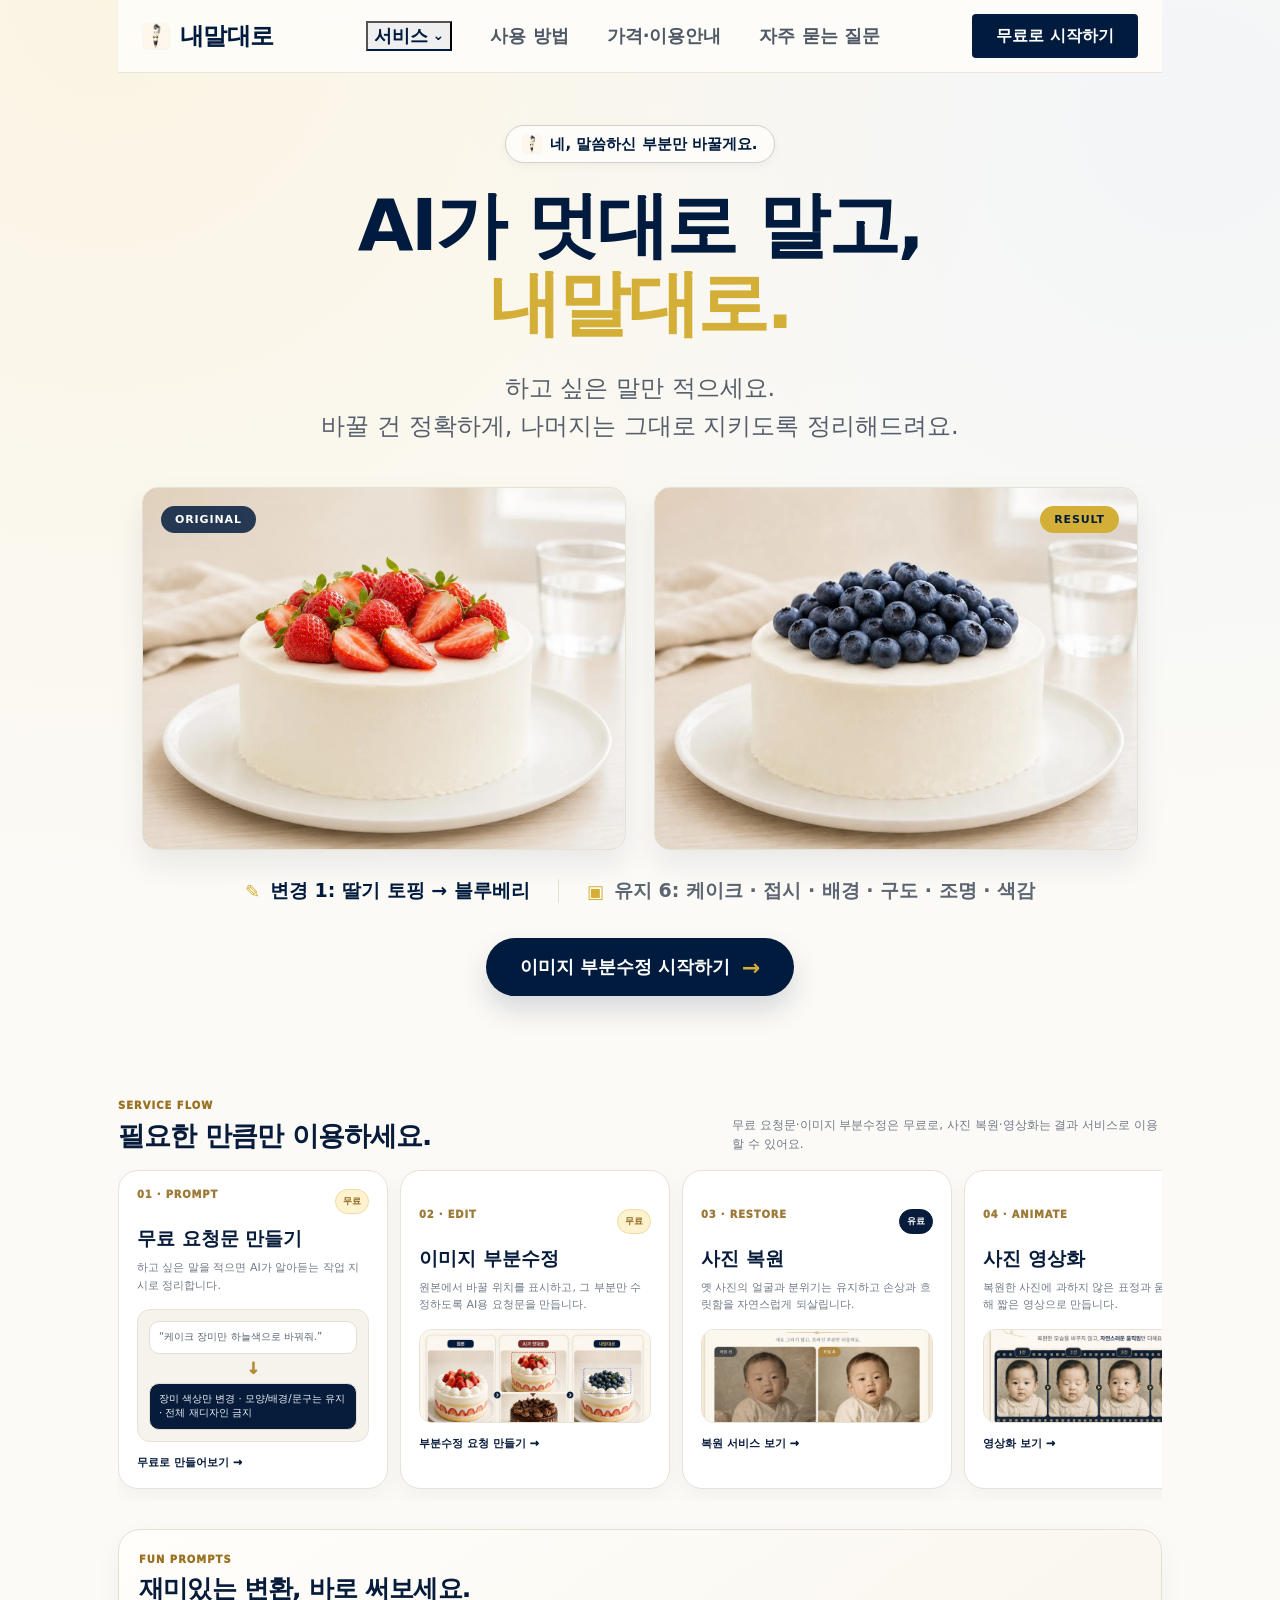
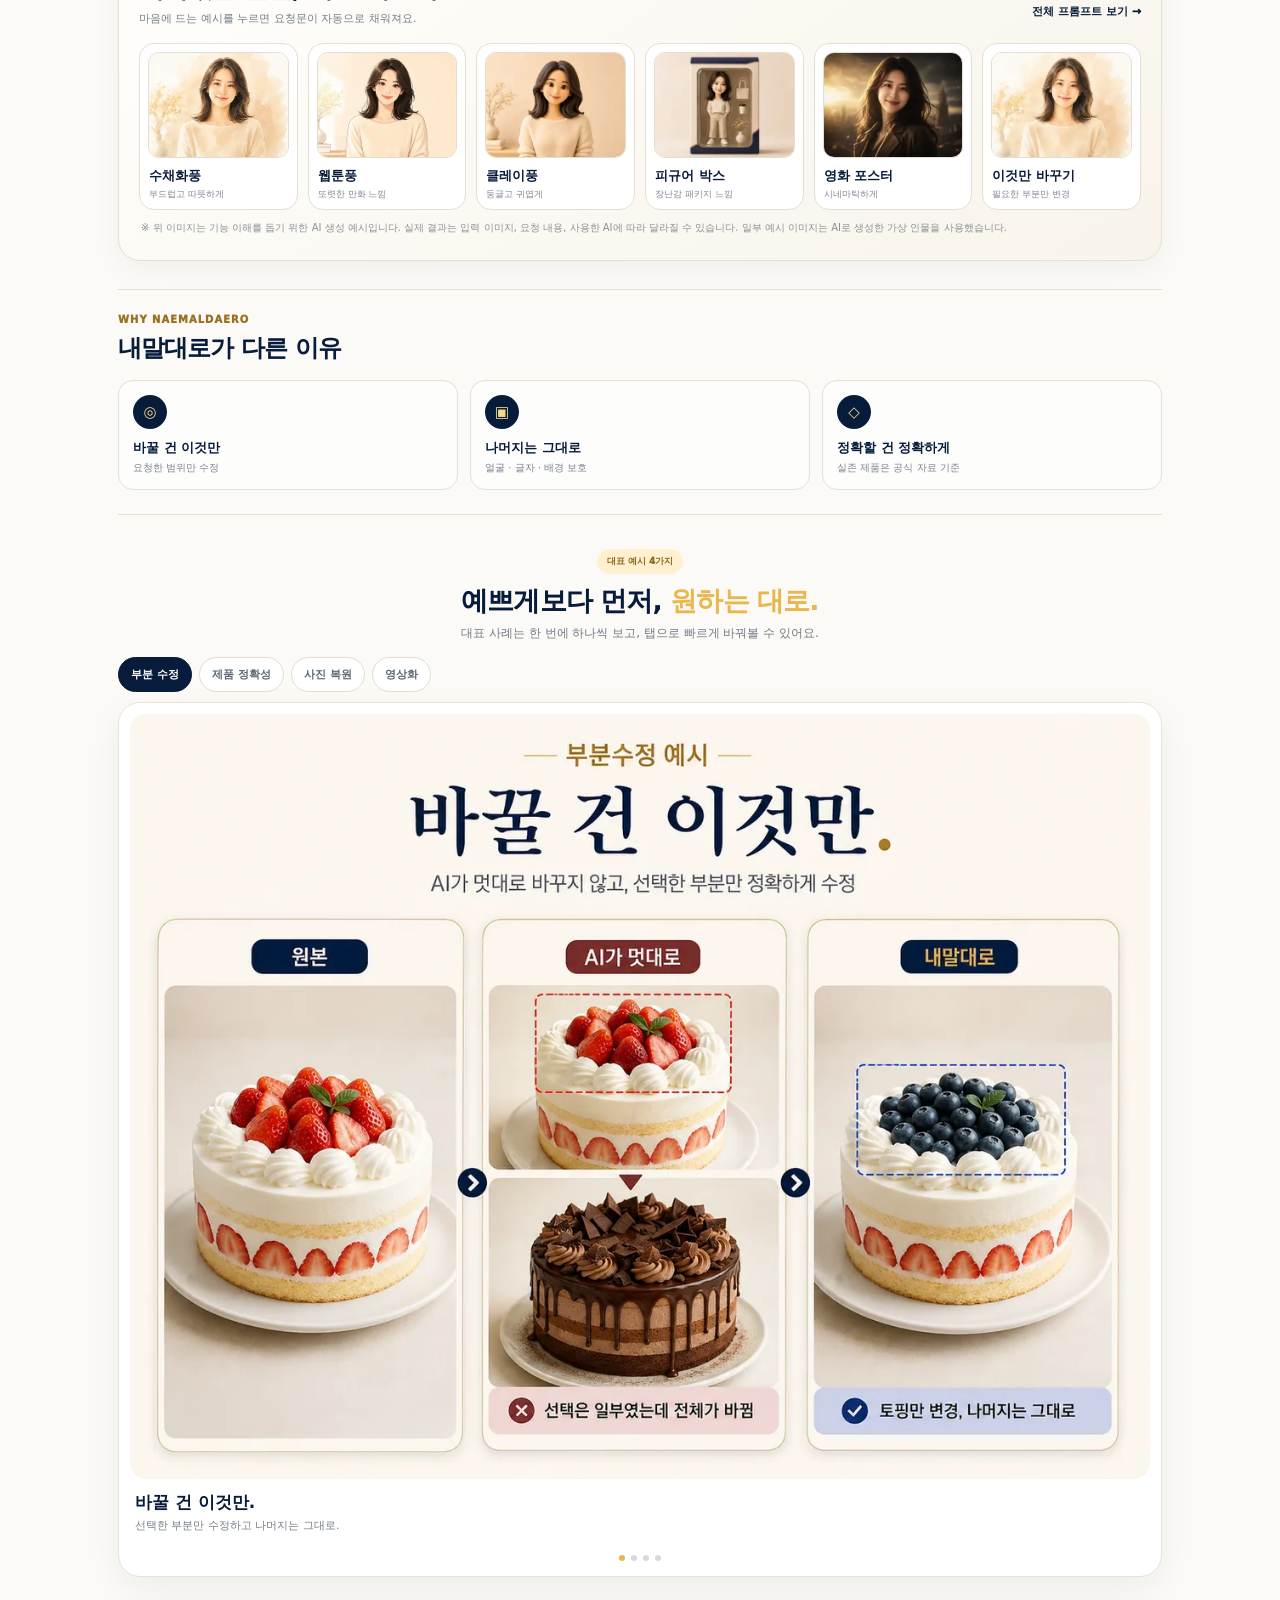
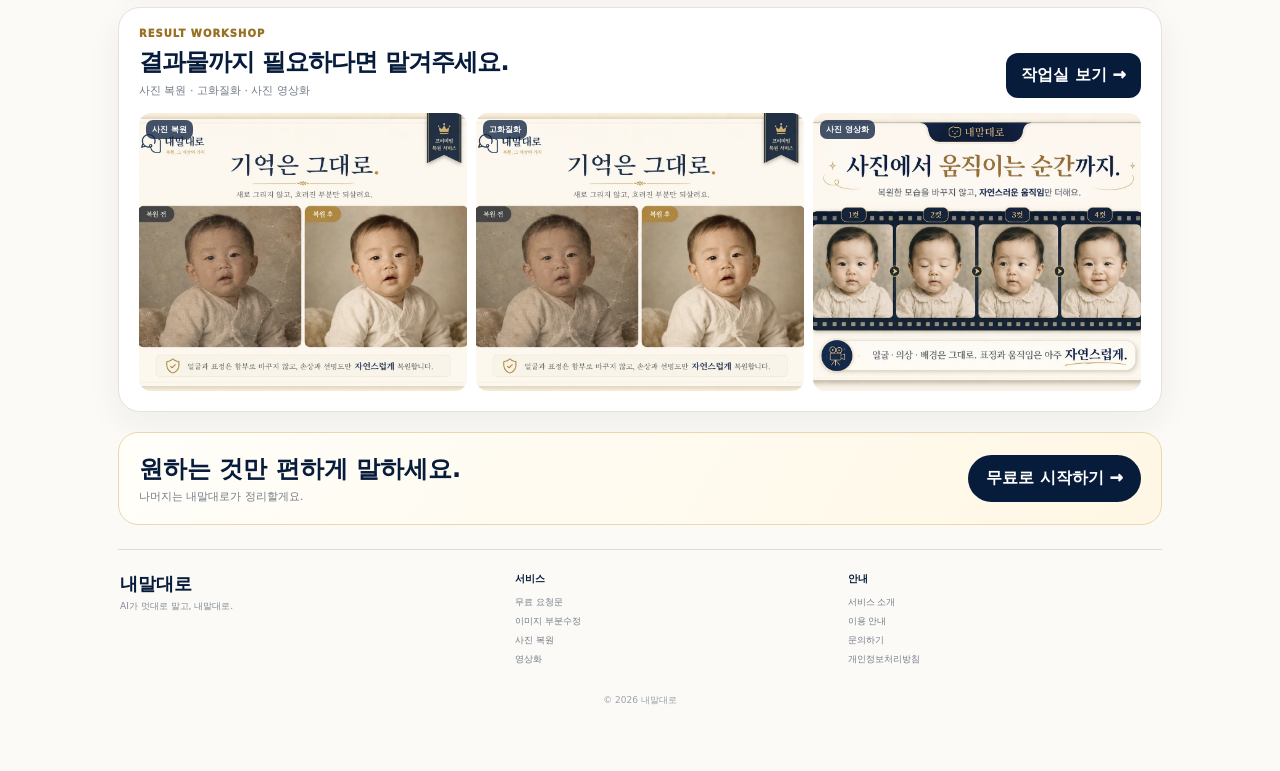
<file: index.html>
<!doctype html>
<html lang="ko">
<head>
<meta charset="utf-8">
<meta name="viewport" content="width=device-width,initial-scale=1,viewport-fit=cover">
<title>내말대로 | AI 요청 최적화 · 사진 복원 · 영상화</title>
<link rel="stylesheet" href="./assets/css/site.css?v=split5">
<link rel="stylesheet" href="./assets/css/photo-editor.css?v=split2">
<link rel="stylesheet" href="./assets/css/home-prompt-teaser.css?v=1">
<style>
.fun-prompts-note{margin:10px 2px 0;color:#8a8f98;font-size:10px;line-height:1.55;text-align:left}
@media(max-width:640px){.fun-prompts-note{font-size:9.5px;margin-top:9px}}
</style>
</head>
<body>
<div class="app">
<header class="topbar">
  <button class="brand-new" onclick="goHome()" aria-label="홈으로">
    <span class="brand-mark">✦</span>
    <span><strong>내말대로</strong><small>AI 요청 최적화 · 사진 복원 · 영상화</small></span>
  </button>
  <nav class="nav">
    <button onclick="goHome()">홈</button>
    <button onclick="scrollHome('services')">서비스</button>
    <button onclick="scrollHome('examples')">활용 예시</button>
    <button onclick="openPage('studio')">작업실</button>
    <button class="nav-cta" onclick="openModule('create')">무료로 시작</button>
  </nav>
  <button class="hamb" onclick="toggleHomeMenu()" aria-label="메뉴"><i></i><i></i><i></i></button>
</header>

<div id="homeMenu" class="mobile-menu" onclick="if(event.target===this)toggleHomeMenu(false)">
  <div class="mobile-sheet">
    <button class="m-close" onclick="toggleHomeMenu(false)">×</button>
    <h3>내말대로</h3><p>원하는 곳으로 바로 이동하세요.</p>
    <button onclick="toggleHomeMenu(false);goHome()">홈</button>
    <button onclick="toggleHomeMenu(false);scrollHome('services')">서비스</button>
    <button onclick="toggleHomeMenu(false);scrollHome('examples')">활용 예시</button>
    <button onclick="toggleHomeMenu(false);openModule('photo')">이미지 부분수정</button>
    <button onclick="toggleHomeMenu(false);openPage('restore')">사진 복원</button>
    <button onclick="toggleHomeMenu(false);openPage('animate')">영상화</button>
    <button onclick="toggleHomeMenu(false);openPage('studio')">AI 작업실</button>
    <button class="m-primary" onclick="toggleHomeMenu(false);openModule('create')">무료 요청문 만들기</button>
  </div>
</div>

<main id="home" class="page-screen active">
  <section class="hero-v3">
    <div>
      <div class="hero-kicker">원하는 범위만 정확하게</div>
      <h1>AI가 멋대로 말고,<br><em>내말대로.</em></h1>
      <p>하고 싶은 말만 적으세요.<br>AI가 알아듣게 정리해드려요.</p>
      <div class="hero-actions">
        <button class="hero-primary" onclick="openModule('create')">무료로 시작하기 →</button>
        <button class="hero-secondary" onclick="scrollHome('examples')">예시 보기</button>
      </div>
      <div class="ai-badges"><span>GPT</span><span>Gemini</span><span>Google Flow</span><span>Claude Code</span></div>
    </div>
    <div class="hero-demo">
      <div class="demo-label">내가 한 말</div>
      <div class="demo-user">“이 문구를 더 정중하게 바꿔줘.”</div>
      <div class="demo-arrow">↓</div>
      <div class="demo-label">AI가 알아듣는 요청</div>
      <div class="demo-output"><b>핵심 의도:</b> 문장 의미는 유지<br><b>톤:</b> 더 정중하고 자연스럽게<br><b>유지:</b> 고유명사 · 숫자 · 핵심 정보</div>
    </div>
  </section>

  <section id="services" class="home-section">
    <div class="section-head">
      <div><span class="section-label">SERVICE FLOW</span><h2>필요한 만큼만 이용하세요.</h2></div>
      <p>무료 요청문·이미지 부분수정은 무료로, 사진 복원·영상화는 결과 서비스로 이용할 수 있어요.</p>
    </div>
    <div class="swipe-row">
      <button class="service-card featured" onclick="openModule('create')">
        <div class="service-top"><span class="service-no">01 · PROMPT</span><span class="free-badge">무료</span></div>
        <strong>무료 요청문 만들기</strong>
        <p>하고 싶은 말을 적으면 AI가 알아듣는 작업 지시로 정리합니다.</p>
        <div class="mini-flow"><div class="before">“케이크 장미만 하늘색으로 바꿔줘.”</div><div class="arr">↓</div><div class="after">장미 색상만 변경 · 모양/배경/문구는 유지 · 전체 재디자인 금지</div></div>
        <span class="service-link">무료로 만들어보기 →</span>
      </button>
      <button class="service-card" onclick="openModule('photo')">
        <div class="service-top"><span class="service-no">02 · EDIT</span><span class="free-badge">무료</span></div>
        <strong>이미지 부분수정</strong>
        <p>원본에서 바꿀 위치를 표시하고, 그 부분만 수정하도록 AI용 요청문을 만듭니다.</p>
        <div class="service-thumb"><img src="./assets/examples/example-edit.webp?v=nmd9" alt="이미지 부분수정 요청 예시"></div>
        <span class="service-link">부분수정 요청 만들기 →</span>
      </button>
      <button class="service-card" onclick="openPage('restore')">
        <div class="service-top"><span class="service-no">03 · RESTORE</span><span class="paid-badge">유료</span></div>
        <strong>사진 복원</strong>
        <p>옛 사진의 얼굴과 분위기는 유지하고 손상과 흐릿함을 자연스럽게 되살립니다.</p>
        <div class="service-thumb"><img src="./assets/examples/example-restore.webp?v=nmd9" alt="사진 복원 예시"></div>
        <span class="service-link">복원 서비스 보기 →</span>
      </button>
      <button class="service-card" onclick="openPage('animate')">
        <div class="service-top"><span class="service-no">04 · ANIMATE</span><span class="paid-badge">유료</span></div>
        <strong>사진 영상화</strong>
        <p>복원한 사진에 과하지 않은 표정과 움직임을 더해 짧은 영상으로 만듭니다.</p>
        <div class="service-thumb"><img src="./assets/examples/example-video.webp?v=nmd9" alt="사진 영상화 예시"></div>
        <span class="service-link">영상화 보기 →</span>
      </button>
    </div>
  </section>

  <section class="fun-prompts" id="funPrompts">
    <div class="fun-prompts-head">
      <div>
        <span class="section-label">FUN PROMPTS</span>
        <h2>재미있는 변환, 바로 써보세요.</h2>
        <p>마음에 드는 예시를 누르면 요청문이 자동으로 채워져요.</p>
      </div>
      <button type="button" onclick="openPresetGalleryHome()">전체 프롬프트 보기 →</button>
    </div>
    <div class="fun-prompts-grid">
      <button class="fun-prompt-card" data-kind="watercolor" onclick="applyPresetCard('watercolor')"><div class="fun-prompt-preview"><img src="./assets/examples/hero-before-v3.webp?v=hero-v3-1" alt="수채화풍 변환 예시"></div><strong>수채화풍</strong><small>부드럽고 따뜻하게</small></button>
      <button class="fun-prompt-card" data-kind="webtoon" onclick="applyPresetCard('webtoon')"><div class="fun-prompt-preview"><img src="./assets/examples/hero-before-v3.webp?v=hero-v3-1" alt="웹툰풍 변환 예시"></div><strong>웹툰풍</strong><small>또렷한 만화 느낌</small></button>
      <button class="fun-prompt-card" data-kind="clay" onclick="applyPresetCard('clay')"><div class="fun-prompt-preview"><img src="./assets/examples/hero-before-v3.webp?v=hero-v3-1" alt="클레이풍 변환 예시"></div><strong>클레이풍</strong><small>둥글고 귀엽게</small></button>
      <button class="fun-prompt-card" data-kind="figure" onclick="applyPresetCard('figure-box')"><div class="fun-prompt-preview"><img src="./assets/examples/example-poster.webp?v=nmd9" alt="피규어 박스 변환 예시"></div><strong>피규어 박스</strong><small>장난감 패키지 느낌</small></button>
      <button class="fun-prompt-card" data-kind="movie" onclick="applyPresetCard('movie-poster')"><div class="fun-prompt-preview"><img src="./assets/examples/example-poster.webp?v=nmd9" alt="영화 포스터 변환 예시"></div><strong>영화 포스터</strong><small>시네마틱하게</small></button>
      <button class="fun-prompt-card" data-kind="edit" onclick="applyPresetCard('topping-change')"><div class="fun-prompt-preview"><img src="./assets/examples/hero-after-v3.webp?v=hero-v3-1" alt="부분수정 변환 예시"></div><strong>이것만 바꾸기</strong><small>필요한 부분만 변경</small></button>
    </div>
    <button class="fun-prompts-foot" type="button" onclick="openPresetGalleryHome()">전체 프롬프트 보기 →</button>
    <p class="fun-prompts-note">※ 위 이미지는 기능 이해를 돕기 위한 AI 생성 예시입니다. 실제 결과는 입력 이미지, 요청 내용, 사용한 AI에 따라 달라질 수 있습니다. 일부 예시 이미지는 AI로 생성한 가상 인물을 사용했습니다.</p>
  </section>

  <section class="why-v3">
    <span class="section-label">WHY NAEMALDAERO</span>
    <h2>내말대로가 다른 이유</h2>
    <div class="why-grid">
      <div class="why-item"><div class="why-icon">◎</div><strong>바꿀 건 이것만</strong><small>요청한 범위만 수정</small></div>
      <div class="why-item"><div class="why-icon">▣</div><strong>나머지는 그대로</strong><small>얼굴 · 글자 · 배경 보호</small></div>
      <div class="why-item"><div class="why-icon">◇</div><strong>정확할 건 정확하게</strong><small>실존 제품은 공식 자료 기준</small></div>
    </div>
  </section>

  <section id="examples" class="examples">
    <div class="examples-head">
      <span class="pill">대표 예시 4가지</span>
      <h2>예쁘게보다 먼저, <em>원하는 대로.</em></h2>
      <p>대표 사례는 한 번에 하나씩 보고, 탭으로 빠르게 바꿔볼 수 있어요.</p>
    </div>
    <div class="example-tabs" id="exampleTabs">
      <button class="active" data-key="edit" onclick="showExample('edit',this)">부분 수정</button>
      <button data-key="accuracy" onclick="showExample('accuracy',this)">제품 정확성</button>
      <button data-key="restore" onclick="showExample('restore',this)">사진 복원</button>
      <button data-key="video" onclick="showExample('video',this)">영상화</button>
    </div>
    <div class="example-stage">
      <div class="example-media" id="exampleMedia"><img src="./assets/examples/example-edit.webp?v=nmd9" alt="부분 수정 대표 예시"></div>
      <div class="example-caption"><strong id="exampleTitle">바꿀 건 이것만.</strong><small id="exampleDesc">선택한 부분만 수정하고 나머지는 그대로.</small></div>
      <div class="dots" id="exampleDots"><span class="on"></span><span></span><span></span><span></span></div>
    </div>
  </section>

  <section class="more-use">
    <div class="more-head"><h3>이런 것도 내말대로.</h3><small>옆으로 밀어서 더 보기 →</small></div>
    <div class="more-track">
      <button class="more-card" onclick="openModule('create')"><img src="./assets/examples/example-poster.webp?v=nmd9" alt="가격만 변경"><strong>가격만 변경</strong><small>기존 디자인은 그대로</small></button>
      <button class="more-card" onclick="openModule('protect')"><div class="more-preview date">08.23 → 08.30</div><strong>날짜만 변경</strong><small>문구·레이아웃 유지</small></button>
      <button class="more-card" onclick="openModule('protect')"><div class="more-preview qr"></div><strong>QR 유지</strong><small>인식 요소 재해석 금지</small></button>
      <button class="more-card" onclick="openModule('protect')"><div class="more-preview remove"></div><strong>사람 제거</strong><small>배경 전체 재생성 금지</small></button>
      <button class="more-card" onclick="openModule('protect')"><div class="more-preview bg"></div><strong>배경 변경</strong><small>피사체는 그대로</small></button>
      <button class="more-card" onclick="openModule('create')"><div class="more-preview copy">SALE → OPEN</div><strong>문구 수정</strong><small>지정 문구만 변경</small></button>
    </div>
  </section>

  <section class="workshop">
    <div class="workshop-head">
      <div><span class="section-label">RESULT WORKSHOP</span><h2>결과물까지 필요하다면 맡겨주세요.</h2><p>사진 복원 · 고화질화 · 사진 영상화</p></div>
      <button onclick="openPage('studio')">작업실 보기 →</button>
    </div>
    <div class="workshop-grid">
      <div class="work-thumb"><img src="./assets/examples/example-restore.webp?v=nmd9" alt="사진 복원 결과 예시"><span>사진 복원</span></div>
      <div class="work-thumb"><img src="./assets/examples/example-restore.webp?v=nmd9" alt="사진 고화질화 결과 예시"><span>고화질화</span></div>
      <div class="work-thumb"><img src="./assets/examples/example-video.webp?v=nmd9" alt="사진 영상화 결과 예시"><span>사진 영상화</span></div>
    </div>
  </section>

  <section class="final-cta">
    <div><h2>원하는 것만 편하게 말하세요.</h2><p>나머지는 내말대로가 정리할게요.</p></div>
    <button onclick="openModule('create')">무료로 시작하기 →</button>
  </section>

  <footer class="site-footer">
    <div class="foot-brand"><strong>내말대로</strong><small>AI가 멋대로 말고, 내말대로.</small></div>
    <div class="foot-col"><b>서비스</b><button onclick="openModule('create')">무료 요청문</button><button onclick="openModule('photo')">이미지 부분수정</button><button onclick="openPage('restore')">사진 복원</button><button onclick="openPage('animate')">영상화</button></div>
    <div class="foot-col"><b>안내</b><button onclick="goHome()">서비스 소개</button><button onclick="openPage('tools')">이용 안내</button><button onclick="openPage('studio')">문의하기</button><button type="button">개인정보처리방침</button></div>
    <div class="copyright">© 2026 내말대로</div>
  </footer>
</main>

<section id="page-tools" class="page-screen">
  <div class="page-back"><button onclick="goBack()">← 뒤로</button></div>
  <div class="page-hero"><div class="section-kicker">FREE AI TOOLS</div><h1>무료 AI 도구</h1><p>AI에 직접 넣을 요청을 쉽게 만드는 도구들이에요.</p></div>
  <div class="home-grid">
    <button class="home-card" onclick="openModule('create')"><div class="icon">✦</div><strong>이미지 프롬프트 만들기</strong><span>짧게 적어도 사용할 AI에 맞춰 요청을 완성해요.</span></button>
    <button class="home-card" onclick="openModule('photo')"><div class="icon">▧</div><strong>사진에서 이것만 수정</strong><span>바꿀 곳을 표시하고 나머지는 그대로 유지하도록 요청해요.</span></button>
    <button class="home-card" onclick="openModule('similar')"><div class="icon">◈</div><strong>이 이미지 느낌으로</strong><span>참고 이미지의 분위기를 새 이미지에 활용해요.</span></button>
    <button class="home-card" onclick="openModule('recover')"><div class="icon">↺</div><strong>AI 이미지가 이상해요</strong><span>처음 원본에서 다시 시도하는 복구 요청을 만들어요.</span></button>
    <button class="home-card" onclick="openModule('video')"><div class="icon">▶</div><strong>사진 → 영상 프롬프트</strong><span>움직임과 고정할 부분을 나눠 정리해요.</span></button>
    <button class="home-card" onclick="openModule('protect')"><div class="icon">▣</div><strong>원본 안 바뀌게 요청</strong><span>바꾸면 안 되는 요소를 빠르게 추가해요.</span></button>
  </div>
</section>

<section id="page-studio" class="page-screen">
  <div class="page-back"><button onclick="goBack()">← 뒤로</button></div>
  <div class="page-hero"><div class="section-kicker">AI STUDIO</div><h1>AI 작업실</h1><p>프롬프트가 아니라 실제 결과가 필요할 때 이용하는 유료 서비스 영역이에요.</p></div>
  <div class="studio-grid">
    <div class="studio-card" onclick="openPage('restore')"><div class="studio-icon">▧</div><h3>오래된 사진 복원</h3><p>흐릿함·스크래치·색바램을 복원하고 고화질 결과를 받는 작업.</p><span class="price-tag">유료 서비스</span><span class="coming">준비 중</span></div>
    <div class="studio-card" onclick="openPage('upscale')"><div class="studio-icon">⌕</div><h3>사진 고화질화</h3><p>작거나 흐린 사진을 업스케일하고 디테일을 개선하는 작업.</p><span class="price-tag">유료 서비스</span><span class="coming">준비 중</span></div>
    <div class="studio-card" onclick="openPage('animate')"><div class="studio-icon">▶</div><h3>복원 사진 영상화</h3><p>복원된 인물 사진을 자연스럽게 움직이는 짧은 영상으로 만드는 작업.</p><span class="price-tag">유료 서비스</span><span class="coming">준비 중</span></div>
  </div>
</section>

<section id="page-restore" class="page-screen detail-shell">
  <div class="page-back"><button onclick="goBack()">← AI 작업실</button></div>
  <div class="detail-callout"><h2>오래된 사진 복원</h2><p>사진을 업로드하면 복원 미리보기를 만들고, 전후 비교 후 고화질 결과를 받는 유료 서비스로 연결할 예정이에요.</p></div>
  <div class="card"><h2>예정 흐름</h2><div class="desc">사진 업로드 → 복원 미리보기 → 전/후 비교 → 결제 → 고화질 결과 받기</div><button class="primary" style="width:100%" disabled>준비 중</button></div>
</section>

<section id="page-upscale" class="page-screen detail-shell">
  <div class="page-back"><button onclick="goBack()">← AI 작업실</button></div>
  <div class="detail-callout"><h2>사진 고화질화</h2><p>작거나 흐린 사진을 선명하게 개선하고 더 큰 해상도로 받을 수 있는 서비스로 준비할 예정이에요.</p></div>
  <div class="card"><h2>예정 흐름</h2><div class="desc">사진 업로드 → 품질 분석 → 고화질 미리보기 → 결제 → 결과 받기</div><button class="primary" style="width:100%" disabled>준비 중</button></div>
</section>

<section id="page-animate" class="page-screen detail-shell">
  <div class="page-back"><button onclick="goBack()">← AI 작업실</button></div>
  <div class="detail-callout"><h2>복원 사진 영상화</h2><p>복원된 인물 사진을 짧고 자연스럽게 움직이는 영상으로 만드는 유료 서비스로 준비할 예정이에요.</p></div>
  <div class="card"><h2>예정 흐름</h2><div class="desc">복원 사진 선택 → 움직임 선택 → 미리보기 → 결제 → 전체 영상 받기</div><button class="primary" style="width:100%" disabled>준비 중</button></div>
</section>

<section id="module-create" class="module">
  <div class="module-head"><button class="back" onclick="goBack()">← 뒤로</button><div><div class="module-title">이미지 프롬프트 만들기</div><div class="module-sub">짧게 적어도 괜찮아요. 선택한 조건으로 자동 보완해드려요.</div></div></div>
  <div class="card">
    <h2>원하는 걸 편하게 적어주세요.</h2>
    <div class="desc">짧게, 반말로, 생각나는 대로 적어도 괜찮아요. 작업 설명과 실제 요청은 내말대로가 정리해드려요.</div>
    <textarea id="createCore" class="wide textarea" placeholder="예) 갤럭시 S26 행사 이미지 만들고 싶어&#10;단골 1400명 기념이고 기계가격 1,000원 강조&#10;매장 앞에 붙일 거라 눈에 잘 띄고 고급스럽게"></textarea>
    <div class="field create-example-field">
      <div class="label">어떻게 적을지 막막하면 예시부터 눌러보세요.</div>
      <div class="choice create-example-choices">
        <button type="button" onclick="fillCreateExample('product')">제품 홍보 예시</button>
        <button type="button" onclick="fillCreateExample('poster')">포스터 예시</button>
        <button type="button" onclick="fillCreateExample('sns')">SNS 이미지 예시</button>
      </div>
      <div class="hint">예시는 입력칸에만 채워져요. 그대로 써도 되고 내 상황에 맞게 대충 고쳐도 괜찮아요.</div>
    </div>
    <div class="field"><div class="label">어디에 쓸 건가요?</div><div class="choice" id="useChoices"><button class="active" data-v="SNS">SNS</button><button data-v="포스터">포스터</button><button data-v="프로필">프로필</button><button data-v="제품">제품</button><button data-v="앱 UI">앱 UI</button></div></div>
    <div class="field"><div class="label">비율 · 출력 규격</div><div class="choice" id="ratioChoices"><button class="active" data-v="세로 9:16">세로 9:16</button><button data-v="1:1">1:1</button><button data-v="가로 16:9">가로 16:9</button><button data-v="자동">자동</button><button data-v="__custom_ratio__">직접 입력</button></div><input id="customRatio" class="wide mini-input" placeholder="예) A1 / A1 가로 / 594×841mm / 1080×1920px / 4:5"></div>
    <div class="field"><div class="label">분위기</div><div class="choice" id="moodChoices"><button class="active" data-v="깔끔하고 세련된">깔끔</button><button data-v="감성적인">감성</button><button data-v="귀여운">귀여움</button><button data-v="고급스러운">고급</button><button data-v="자연스러운">자연스러움</button><button data-v="__custom_mood__">직접 입력</button></div><input id="customMood" class="wide mini-input" placeholder="예) 애플 광고처럼 미니멀하고 차가운 느낌"></div>
    <div class="field"><div class="label">이미지 안 글자는?</div><div class="choice" id="textChoices"><button class="active" data-v="임의 글자 금지">임의 글자 금지</button><button data-v="지정 문구만">지정 문구만</button><button data-v="글자 없음">글자 없음</button></div></div>
    <div class="field"><div class="label">결과 이미지는 어떤 모습으로 만들까요?</div><div class="choice" id="outputChoices"><button class="active" data-v="design">디자인만</button><button data-v="mockup">실제 사용 모습</button><button data-v="auto">AI가 판단</button></div><div class="hint">포스터·VMD 자체가 필요하면 디자인만, 실제 적용 모습을 보고 싶다면 실제 사용 모습을 선택하세요.</div></div>
    <div class="field"><div class="label">정확한 실존 제품·모델이 들어가나요?</div><div class="choice" id="accuracyChoices"><button class="active" data-v="auto">자동 판단</button><button data-v="exact">네, 정확해야 해요</button><button data-v="similar">비슷해도 괜찮아요</button></div><div class="hint">아이폰·갤럭시·자동차·가전처럼 실제 모델 외형이 중요하면 공식 자료 확인 지시를 자동으로 넣어요.</div></div>
    <div class="field"><div class="label">어느 AI로 만들 건가요?</div><div class="choice" id="aiChoices"><button class="active" data-v="GPT">GPT</button><button data-v="Gemini">Gemini</button><button data-v="Google Flow">Google Flow</button><button data-v="Claude Code">Claude Code</button></div></div>
    <div class="field preset-gallery-field">
      <div class="label">요즘 많이 쓰는 변환</div>
      <div class="hint">막막하면 하나 눌러보세요. 예시가 바로 채워져요.</div>
      <div class="preset-filter" id="presetFilter">
        <button type="button" class="active" data-preset-filter="all">전체</button>
        <button type="button" data-preset-filter="style">화풍 변환</button>
        <button type="button" data-preset-filter="fun">재미 변환</button>
        <button type="button" data-preset-filter="practical">실전 수정</button>
      </div>
      <div class="preset-grid" id="presetGrid"></div>
      <button type="button" class="preset-more" id="presetMoreBtn">예시 더 보기</button>
    </div>
    <div id="aiTip" class="notice">GPT용: 핵심 목적·정확성·구성 조건을 분명하게 하되 필요 이상으로 장황하지 않게 만들어요.</div>
    <div class="actions" style="margin-top:13px"><button class="primary" onclick="makeCreatePrompt()">AI 맞춤 이미지 요청 만들기</button></div>
    <div id="createResult" class="result"><textarea id="createOutput" readonly></textarea><div class="result-actions"><button class="secondary" onclick="copyText('createOutput')">요청 복사</button><button id="openSelectedAiBtn" class="primary" onclick="openSelectedAI()">GPT 열기</button></div></div>
  </div>
</section>

<section id="module-photo" class="module">
  <div class="module-head"><button class="back" onclick="goBack()">← 뒤로</button><div><div class="module-title">사진에서 이것만 수정</div><div class="module-sub">원본은 그대로 두고, 수정 위치는 전체화면에서 편하게 표시해요.</div></div></div>
  <div class="photo-tool">
    <div class="photo-stepbar"><span>1 원본 업로드</span><span>2 수정 위치 표시</span><span>3 수정 내용 입력</span><span>4 요청문 생성</span></div>

    <div class="photo-card">
      <h2>1. 원본 이미지를 올려주세요</h2>
      <p>원본 파일은 수정하거나 압축하지 않습니다. 편집 화면에서는 보기 좋게 맞춰 보여주고, 가이드 이미지는 원본 픽셀 크기로 따로 만듭니다.</p>
      <div class="photo-upload">
        <label for="photoInput">사진 선택</label>
        <input id="photoInput" type="file" accept="image/*" onchange="loadPhotoFile(event)">
        <span class="photo-file-name" id="photoFileName">선택된 사진 없음</span>
      </div>
      <div class="photo-empty" id="photoEmpty">사진을 선택한 뒤 <b>수정 위치 표시하기</b>를 눌러 전체화면에서 표시할 수 있어요.</div>
      <div class="photo-summary" id="photoSummary">
        <div class="photo-summary-preview">
          <canvas id="photoPreviewCanvas"></canvas>
          <span class="photo-summary-badge" id="photoGuideBadge">원본 준비 완료</span>
        </div>
        <div class="photo-summary-meta">
          <span id="photoResolutionText"></span>
          <div class="photo-summary-actions">
            <button class="secondary" id="photoEditGuideBtn" onclick="openPhotoEditor()">수정 위치 표시하기</button>
            <button class="secondary" id="photoDownloadGuideBtn" onclick="downloadPhotoGuide()" style="display:none">가이드 저장</button>
          </div>
        </div>
        <div class="photo-guide-note" id="photoGuideNote">빨간 표시가 있는 가이드 이미지는 위치 안내용입니다. 실제 결과에는 빨간 표시가 들어가지 않도록 요청문에 자동으로 명시합니다.</div>
      </div>
    </div>

    <div class="photo-card">
      <h2>2. 실제로 무엇을 바꿀까요?</h2>
      <p>예: “케이크 위 딸기만 블루베리로 바꿔줘.” 표시 안에 글자나 배경이 같이 들어가도, 요청하지 않았다면 유지하도록 정리합니다.</p>
      <textarea id="photoEditCore" class="wide textarea" placeholder="예) 케이크 위 딸기 토핑만 블루베리로 바꿔줘"></textarea>

      <div class="field">
        <div class="label">특히 꼭 유지해야 할 것이 있나요?</div>
        <div class="choice multi" id="photoKeep">
          <button data-v="인물 얼굴과 인물 특징">얼굴/인물</button>
          <button data-v="글자·숫자·날짜">글자/숫자</button>
          <button data-v="로고와 QR 코드">로고/QR</button>
          <button data-v="배경과 주변 장식">배경/장식</button>
          <button data-v="구도·크롭·비율">구도/비율</button>
          <button data-v="제품 외형과 모델 특징">제품 외형</button>
          <button data-v="색감과 조명">색감/조명</button>
        </div>
        <div class="hint">선택하지 않아도 요청하지 않은 부분은 기본적으로 유지하도록 요청합니다.</div>
      </div>

      <div class="field">
        <div class="label">어느 AI에서 사용할까요?</div>
        <div class="choice" id="photoAiChoices">
          <button class="active" data-v="GPT">GPT</button>
          <button data-v="Gemini">Gemini</button>
          <button data-v="Google Flow">Google Flow</button>
          <button data-v="Claude Code">Claude Code</button>
        </div>
      </div>

      <div class="photo-ai-note">
        <b>AI에 넣을 순서</b><br>
        ① 표시 없는 원본 이미지 → ② 빨간 표시가 있는 가이드 이미지 → ③ 아래에서 만든 요청문
      </div>

      <div class="actions" style="margin-top:13px">
        <button class="primary" onclick="makePhotoPrompt()">부분수정 요청 만들기</button>
      </div>

      <div id="photoResult" class="result">
        <textarea id="photoOutput" readonly></textarea>
        <div class="result-actions">
          <button class="secondary" onclick="copyText('photoOutput')">요청 복사</button>
          <button class="secondary" onclick="downloadPhotoGuide()">가이드 이미지 저장</button>
          <button id="photoOpenAiBtn" class="primary" onclick="openPhotoAI()">GPT 열기</button>
        </div>
      </div>
    </div>
  </div>

  <div class="photo-full-editor" id="photoFullEditor" aria-hidden="true">
    <div class="photo-editor-top">
      <button onclick="cancelPhotoEditor()">취소</button>
      <strong>수정 위치 표시</strong>
      <button class="danger" onclick="clearPhotoMarks()">전체 지우기</button>
    </div>
    <div class="photo-editor-stage" id="photoEditorStage">
      <canvas id="photoEditorCanvas"></canvas>
      <div class="photo-editor-tip" id="photoEditorTip">한 손가락으로 자유표시 · 두 손가락으로 확대/이동</div>
      <div class="photo-zoom-chip" id="photoZoomChip">100%</div>
    </div>
    <div class="photo-editor-bottom">
      <div class="photo-editor-mode-tools">
        <button class="active" data-photo-mode="brush" onclick="setPhotoMode('brush',this)">✎ 자유표시</button>
        <button data-photo-mode="rect" onclick="setPhotoMode('rect',this)">▭ 네모선택</button>
        <button onclick="undoPhotoMark()">↶ 실행 취소</button>
      </div>
      <div class="photo-editor-brush-tools" id="photoBrushTools">
        <button data-photo-brush="7" onclick="setPhotoBrush(7,this)">아주얇게</button>
        <button class="active" data-photo-brush="14" onclick="setPhotoBrush(14,this)">얇게</button>
        <button data-photo-brush="24" onclick="setPhotoBrush(24,this)">보통</button>
        <button data-photo-brush="38" onclick="setPhotoBrush(38,this)">넓게</button>
        <button data-photo-brush="56" onclick="setPhotoBrush(56,this)">아주넓게</button>
      </div>
      <div class="photo-editor-status" id="photoEditorStatus"><b>표시 0개</b> · 저장 시 원본 해상도 유지</div>
      <button class="photo-editor-confirm" id="photoEditorConfirm" onclick="confirmPhotoEditor()" disabled>이 위치로 확인</button>
    </div>
  </div>
</section>

<section id="module-similar" class="module">
  <div class="module-head"><button class="back" onclick="goBack()">← 뒤로</button><div><div class="module-title">이 이미지 느낌으로</div><div class="module-sub">참고 이미지의 톤을 새 이미지에 활용하는 요청을 만들어요.</div></div></div>
  <div class="card"><h2>무엇을 새로 만들까요?</h2><div class="desc">참고 이미지는 AI에 같이 첨부하고, 여기에는 새로 만들 내용을 적어주세요.</div><textarea id="similarCore" class="wide textarea" placeholder="예) 같은 감성으로 봄 세일 포스터를 만들고 싶어요"></textarea><div class="field"><div class="label">참고할 느낌</div><div class="choice multi" id="similarKeep"><button data-v="색감">색감</button><button data-v="화풍">화풍</button><button data-v="구도">구도</button><button data-v="조명">조명</button><button data-v="질감">질감</button></div></div><div class="actions" style="margin-top:14px"><button class="primary" onclick="makeSimplePrompt('similar')">요청 만들기</button></div><div id="similarResult" class="result"><textarea id="similarOutput" readonly></textarea><div class="result-actions"><button class="secondary" onclick="copyText('similarOutput')">복사</button></div></div></div>
</section>

<section id="module-recover" class="module">
  <div class="module-head"><button class="back" onclick="goBack()">← 뒤로</button><div><div class="module-title">AI 이미지가 이상해요</div><div class="module-sub">처음 원본에서 다시 시도하도록 복구용 요청을 만들어요.</div></div></div>
  <div class="card"><h2>무엇이 이상했나요?</h2><div class="choice multi" id="recoverProblems"><button data-v="전체 이미지가 바뀜">전체 이미지가 바뀜</button><button data-v="얼굴이 바뀜">얼굴이 바뀜</button><button data-v="글자가 깨짐">글자가 깨짐</button><button data-v="로고가 변형됨">로고가 변형됨</button><button data-v="배경이 바뀜">배경이 바뀜</button><button data-v="구도가 바뀜">구도가 바뀜</button><button data-v="색감·스타일이 바뀜">색감·스타일이 바뀜</button><button data-v="요청한 수정이 안 됨">요청한 수정이 안 됨</button><button data-v="이상한 물체가 추가됨">이상한 물체가 추가됨</button><button data-v="비율이 바뀜">비율이 바뀜</button></div><div class="field"><div class="label">원래 하려던 수정</div><textarea id="recoverCore" class="wide textarea"></textarea></div><div class="actions" style="margin-top:14px"><button class="primary" onclick="makeSimplePrompt('recover')">복구 요청 만들기</button></div><div id="recoverResult" class="result"><textarea id="recoverOutput" readonly></textarea><div class="result-actions"><button class="secondary" onclick="copyText('recoverOutput')">복사</button></div></div></div>
</section>

<section id="module-video" class="module">
  <div class="module-head"><button class="back" onclick="goBack()">← 뒤로</button><div><div class="module-title">사진 → 영상 프롬프트</div><div class="module-sub">원본을 망가뜨리지 않게 움직임만 정리해요.</div></div></div>
  <div class="card"><h2>어떻게 움직였으면 하나요?</h2><div class="choice multi" id="videoMove"><button data-v="아주 미세한 자연스러운 움직임">미세 움직임</button><button data-v="천천히 줌인">천천히 줌인</button><button data-v="천천히 좌우 패닝">좌우 패닝</button><button data-v="천천히 회전">회전</button><button data-v="자연스러운 표정 변화">표정</button><button data-v="머리카락·옷이 살짝 움직임">머리/옷</button></div><div class="field"><div class="label">바꾸면 안 되는 것</div><div class="choice multi" id="videoKeep"><button data-v="얼굴">얼굴</button><button data-v="글자">글자</button><button data-v="로고">로고</button><button data-v="제품 형태">제품 형태</button><button data-v="배경과 배치">배경/배치</button><button data-v="색감과 조명">색감/조명</button></div></div><div class="actions" style="margin-top:14px"><button class="primary" onclick="makeSimplePrompt('video')">영상 요청 만들기</button></div><div id="videoResult" class="result"><textarea id="videoOutput" readonly></textarea><div class="result-actions"><button class="secondary" onclick="copyText('videoOutput')">복사</button></div></div></div>
</section>

<section id="module-protect" class="module">
  <div class="module-head"><button class="back" onclick="goBack()">← 뒤로</button><div><div class="module-title">원본 안 바뀌게 요청</div><div class="module-sub">원본에서 반드시 유지할 것들을 요청에 추가해요.</div></div></div>
  <div class="card"><h2>실제로 원하는 수정은?</h2><textarea id="protectCore" class="wide textarea" placeholder="예) 테이블 위 컵만 지워주세요"></textarea><div class="field"><div class="label">절대 바꾸면 안 되는 것</div><div class="choice multi" id="protectKeep"><button data-v="인물 얼굴">얼굴</button><button data-v="글자와 숫자">글자/숫자</button><button data-v="로고와 QR">로고/QR</button><button data-v="배경">배경</button><button data-v="구도와 크롭">구도</button><button data-v="색감과 조명">색감</button><button data-v="제품 외형">제품</button></div></div><div class="actions" style="margin-top:14px"><button class="primary" onclick="makeSimplePrompt('protect')">보호 요청 만들기</button></div><div id="protectResult" class="result"><textarea id="protectOutput" readonly></textarea><div class="result-actions"><button class="secondary" onclick="copyText('protectOutput')">복사</button></div></div></div>
</section>

</div>
<script src="./assets/js/app.js?v=split5"></script>
<script src="./assets/js/photo-editor.js?v=split2"></script>
<script src="./assets/js/home-prompt-teaser.js?v=1"></script>
</body>
</html>
</file>
<file: assets/css/site.css>
:root{
  --bg:#fbfaf6;--card:#fffefa;--deep:#071b3b;--deep2:#0d2a57;--gold:#e8b84f;
  --gold2:#f4d989;--muted:#6f7785;--line:#e8e2d7;--soft:#f5f2eb;--white:#fff;
  --shadow:0 12px 34px rgba(7,27,59,.06)
}
*{box-sizing:border-box}html{scroll-behavior:smooth}body{margin:0;background:
radial-gradient(circle at 8% 0%,rgba(248,222,160,.22),transparent 22%),
radial-gradient(circle at 93% 3%,rgba(216,227,248,.22),transparent 18%),var(--bg);
color:var(--deep);font-family:Inter,"Pretendard","Noto Sans KR",system-ui,-apple-system,BlinkMacSystemFont,"Segoe UI",sans-serif}
button,input,textarea{font:inherit}button{color:inherit}.app{max-width:1080px;margin:0 auto;padding:0 18px 56px}
.topbar{position:sticky;top:0;z-index:60;margin:0 -2px;padding:11px 2px;background:rgba(251,250,246,.93);backdrop-filter:blur(14px);border-bottom:1px solid rgba(232,226,215,.85);display:flex;align-items:center;justify-content:space-between}
.brand-new{display:flex;align-items:center;gap:10px;border:0;background:transparent;padding:0;cursor:pointer;text-align:left}
.brand-mark{width:44px;height:44px;border-radius:14px;display:grid;place-items:center;color:transparent;font-size:0;background:#f8f3e8 url("../brand/logo-character.webp?v=brand1") center/cover no-repeat;border:1px solid #e7dfd2;box-shadow:0 7px 20px rgba(7,27,59,.12);position:relative;overflow:hidden}
.brand-mark:after{display:none}
.brand-new strong{display:block;font-size:20px;letter-spacing:-.6px}.brand-new small{display:block;margin-top:2px;font-size:9.8px;color:#727b89;font-weight:700}
.nav{display:flex;gap:6px;align-items:center}.nav button{border:0;background:transparent;padding:9px 11px;border-radius:10px;font-weight:850;cursor:pointer}.nav .nav-cta{background:var(--deep);color:#fff}
.hamb{display:none;width:42px;height:42px;border:1px solid var(--line);background:#fff;border-radius:13px;align-items:center;justify-content:center;flex-direction:column;gap:4px}.hamb i{width:18px;height:2px;background:var(--deep);border-radius:99px}
.mobile-menu{display:none;position:fixed;inset:0;z-index:120;background:rgba(7,27,59,.28);backdrop-filter:blur(5px);padding:16px}.mobile-menu.show{display:flex;justify-content:flex-end;align-items:flex-start}
.mobile-sheet{width:min(330px,92vw);background:#fffefa;border:1px solid var(--line);border-radius:22px;padding:20px;box-shadow:0 22px 60px rgba(7,27,59,.2)}
.mobile-sheet h3{margin:0;font-size:23px}.mobile-sheet p{margin:5px 0 14px;color:var(--muted);font-size:12px}.mobile-sheet button{width:100%;border:0;background:#f6f3ec;color:var(--deep);padding:13px 14px;border-radius:12px;margin-top:7px;text-align:left;font-weight:900}.mobile-sheet .m-primary{background:var(--deep);color:#fff}.m-close{float:right!important;width:34px!important;height:34px!important;padding:0!important;margin:0!important;border-radius:50%!important;text-align:center!important;font-size:20px!important}

.page-screen{display:none}.page-screen.active{display:block}.module{display:none}.module.active{display:block}
#home{padding-top:0}
.hero-v3{display:grid;grid-template-columns:minmax(0,1.05fr) minmax(280px,.95fr);gap:34px;align-items:center;padding:58px 2px 42px;border-bottom:1px solid #e8e1d5}
.hero-kicker{display:inline-flex;align-items:center;gap:7px;color:#9a7122;font-size:11px;font-weight:950;letter-spacing:.3px;margin-bottom:13px}.hero-kicker:before{content:"✦";color:var(--gold)}
.hero-v3 h1{margin:0;font-size:clamp(44px,6.4vw,72px);line-height:1.03;letter-spacing:-3px}.hero-v3 h1 em{font-style:normal;color:var(--gold)}
.hero-v3 p{margin:17px 0 0;color:#56606f;font-size:16px;line-height:1.7}.hero-actions{display:flex;gap:10px;flex-wrap:wrap;margin-top:24px}.hero-actions button{border-radius:12px;padding:13px 17px;font-weight:950;cursor:pointer}.hero-primary{background:var(--deep);color:#fff;border:1px solid var(--deep)}.hero-secondary{background:transparent;border:1px solid #d9d3c7}
.ai-badges{display:flex;gap:7px;flex-wrap:wrap;margin-top:16px}.ai-badges span{border:1px solid #e3ddd1;background:#fff;padding:6px 9px;border-radius:9px;font-size:10px;font-weight:850;color:#4d5665}
.hero-demo{background:#fff;border:1px solid var(--line);border-radius:24px;padding:18px;box-shadow:var(--shadow);position:relative}.hero-demo:before,.hero-demo:after{content:"✦";position:absolute;color:var(--gold)}.hero-demo:before{right:-9px;top:18px;font-size:18px}.hero-demo:after{right:18px;bottom:-10px;font-size:12px}
.demo-label{font-size:10px;color:#8c7343;font-weight:950;letter-spacing:.7px;margin-bottom:8px}.demo-user{background:#f6f3ec;border:1px solid #e7e0d5;border-radius:13px;padding:12px 13px;color:#4d5765;font-size:12px;line-height:1.5}.demo-arrow{text-align:center;color:#bd8e32;font-size:19px;padding:8px}.demo-output{background:var(--deep);color:#e9eef6;border-radius:14px;padding:14px;font-size:11px;line-height:1.65}.demo-output b{color:#f2cd74}

.home-section{margin-top:34px}.section-head{display:flex;justify-content:space-between;align-items:end;gap:20px;margin-bottom:14px}.section-label{display:block;font-size:10px;color:#9a7122;font-weight:950;letter-spacing:1px;margin-bottom:7px}.section-head h2,.why-v3 h2,.examples-head h2,.workshop h2{margin:0;font-size:27px;letter-spacing:-.9px}.section-head p,.examples-head p{margin:0;max-width:430px;color:#737b88;font-size:12px;line-height:1.6}
.swipe-row{display:grid;grid-auto-flow:column;grid-auto-columns:minmax(270px,31%);gap:12px;overflow-x:auto;padding:2px 2px 12px;scroll-snap-type:x mandatory;scrollbar-width:none;overscroll-behavior-inline:contain}.swipe-row::-webkit-scrollbar{display:none}
.service-card{scroll-snap-align:start;background:#fff;border:1px solid var(--line);border-radius:20px;padding:18px;box-shadow:0 8px 24px rgba(7,27,59,.04);min-height:230px;text-align:left;cursor:pointer;position:relative}
.service-card.featured{min-width:0}.service-top{display:flex;justify-content:space-between;align-items:start;gap:10px}.service-no{font-size:10px;color:#9d7a37;font-weight:950;letter-spacing:.8px}.free-badge{font-size:9px;font-weight:950;color:#8c671e;background:#fff2cf;border:1px solid #eedba7;padding:5px 7px;border-radius:999px}.paid-badge{font-size:9px;font-weight:950;color:#fff;background:var(--deep);border:1px solid var(--deep);padding:5px 7px;border-radius:999px}
.service-card strong{display:block;font-size:19px;margin:12px 0 7px}.service-card p{margin:0;color:#727b88;font-size:11px;line-height:1.6}
.mini-flow{margin-top:15px;background:#f6f3ed;border:1px solid #e8e1d6;border-radius:13px;padding:11px}.mini-flow .before,.mini-flow .after{background:#fff;border:1px solid #e5dfd3;border-radius:10px;padding:8px 9px;font-size:10px;line-height:1.45;color:#596271}.mini-flow .after{background:var(--deep);color:#edf2f8}.mini-flow .arr{text-align:center;color:#b58a36;padding:5px;font-weight:950}
.service-thumb{margin-top:15px;height:94px;border-radius:13px;overflow:hidden;background:#f4efe6;border:1px solid #e8e1d6}.service-thumb img{width:100%;height:100%;object-fit:cover;display:block}.service-placeholder{height:100%;display:grid;place-items:center;color:#8b94a2;font-size:28px;background:linear-gradient(145deg,#f8f6f1,#eceff4)}
.service-link{display:inline-block;margin-top:13px;font-size:11px;font-weight:950;color:var(--deep)}

.why-v3{margin-top:28px;padding:24px 0;border-top:1px solid #e7e0d5;border-bottom:1px solid #e7e0d5}.why-v3 h2{font-size:24px}.why-grid{display:grid;grid-template-columns:repeat(3,1fr);gap:12px;margin-top:16px}.why-item{border:1px solid #e6dfd4;background:rgba(255,255,255,.68);border-radius:15px;padding:14px}.why-icon{width:34px;height:34px;border-radius:50%;background:var(--deep);color:var(--gold2);display:grid;place-items:center;font-size:15px;margin-bottom:10px}.why-item strong{display:block;font-size:13px}.why-item small{display:block;margin-top:4px;color:#7a8290;font-size:10px;line-height:1.45}

.examples{margin-top:34px}.examples-head{text-align:center;margin-bottom:14px}.examples-head .pill{display:inline-block;padding:6px 10px;background:#fff1cf;color:#8e681f;border-radius:999px;font-size:9px;font-weight:950}.examples-head h2{margin-top:9px}.examples-head h2 em{font-style:normal;color:var(--gold)}.examples-head p{margin:5px auto 0}
.example-tabs{display:flex;gap:7px;overflow-x:auto;scrollbar-width:none;padding:0 0 10px}.example-tabs::-webkit-scrollbar{display:none}.example-tabs button{white-space:nowrap;border:1px solid #e2dcd1;background:#fff;border-radius:999px;padding:9px 12px;font-size:11px;font-weight:900;color:#5d6674;cursor:pointer}.example-tabs button.active{background:var(--deep);color:#fff;border-color:var(--deep)}
.example-stage{background:#fff;border:1px solid var(--line);border-radius:22px;padding:11px;box-shadow:var(--shadow)}.example-media{border-radius:16px;overflow:hidden;background:#f5f1e9;aspect-ratio:4/3}.example-media img{width:100%;height:100%;object-fit:cover;display:block}.accuracy-placeholder{height:100%;display:grid;place-items:center;padding:22px;background:linear-gradient(145deg,#fbf7ed,#f2eee5);text-align:center}.accuracy-placeholder b{font-size:23px}.accuracy-placeholder p{margin:8px 0 0;color:#737b88;font-size:11px;line-height:1.6}.accuracy-placeholder span{display:inline-block;margin-top:14px;border:1px solid #dccda9;background:#fff9e9;color:#8d691f;padding:7px 9px;border-radius:999px;font-size:9px;font-weight:950}
.example-caption{padding:12px 5px 4px}.example-caption strong{display:block;font-size:17px}.example-caption small{display:block;margin-top:4px;color:#747d89;font-size:11px}.dots{text-align:center;padding-top:9px}.dots span{display:inline-block;width:6px;height:6px;border-radius:50%;background:#d5d8de;margin:0 3px}.dots span.on{background:var(--gold)}

.more-use{margin-top:26px}.more-head{display:flex;justify-content:space-between;align-items:end;gap:12px;margin-bottom:10px}.more-head h3{margin:0;font-size:21px}.more-head small{color:#89909a;font-size:10px}.more-track{display:grid;grid-auto-flow:column;grid-auto-columns:minmax(170px,21%);gap:10px;overflow-x:auto;scroll-snap-type:x mandatory;scrollbar-width:none;padding:2px 2px 10px}.more-track::-webkit-scrollbar{display:none}.more-card{scroll-snap-align:start;border:1px solid #e6dfd4;background:#fff;border-radius:15px;padding:9px;text-align:left;min-height:156px;cursor:pointer}.more-card img,.more-preview{width:100%;height:86px;object-fit:cover;border-radius:10px;display:block;background:#f4f1ea;border:1px solid #e7e0d4}.more-card strong{display:block;margin-top:8px;font-size:13px}.more-card small{display:block;margin-top:3px;color:#7d8591;font-size:9px}.more-preview{display:grid;place-items:center;color:var(--deep);font-weight:950}.qr{background:repeating-linear-gradient(45deg,#0a2145 0 6px,#fff 6px 12px)}.date{font-size:12px}.remove:before{content:"사람 ×";padding:8px 11px;border-radius:999px;background:#fff;border:1px solid #dcd5ca}.bg{background:linear-gradient(90deg,#d9e5ee 0 50%,#ead8b5 50%)}.copy{font-size:12px}

.workshop{margin-top:30px;background:#fff;border:1px solid var(--line);border-radius:22px;padding:20px;box-shadow:var(--shadow)}.workshop-head{display:flex;justify-content:space-between;gap:15px;align-items:end}.workshop h2{font-size:24px}.workshop p{margin:5px 0 0;color:#737b88;font-size:11px}.workshop-grid{display:grid;grid-template-columns:repeat(3,1fr);gap:9px;margin-top:15px}.work-thumb{aspect-ratio:1.18/1;border-radius:12px;overflow:hidden;background:#f1ede5;position:relative}.work-thumb img{width:100%;height:100%;object-fit:cover;display:block}.work-thumb span{position:absolute;left:7px;top:7px;background:rgba(7,27,59,.75);color:#fff;font-size:8px;font-weight:900;padding:4px 6px;border-radius:7px}.workshop button{border:0;background:var(--deep);color:#fff;border-radius:12px;padding:12px 15px;font-weight:950;cursor:pointer;white-space:nowrap}

.final-cta{margin-top:20px;border:1px solid #ead8aa;border-radius:20px;background:linear-gradient(120deg,#fffef9,#fff7e5);display:grid;grid-template-columns:1fr auto;gap:16px;align-items:center;padding:20px}.final-cta h2{margin:0;font-size:24px}.final-cta p{margin:4px 0 0;color:#727b88;font-size:11px}.final-cta button{border:0;background:var(--deep);color:#fff;border-radius:999px;padding:13px 18px;font-weight:950;cursor:pointer}
.site-footer{margin-top:24px;border-top:1px solid #e3ddd1;padding:22px 2px 8px;display:grid;grid-template-columns:1.2fr 1fr 1fr;gap:20px}.foot-brand strong{display:block;font-size:18px}.foot-brand small{display:block;margin-top:4px;color:#838b96;font-size:9px}.foot-col b{display:block;font-size:10px;margin-bottom:7px}.foot-col button{display:block;border:0;background:transparent;padding:3px 0;color:#717a87;font-size:9px;cursor:pointer}.copyright{grid-column:1/-1;color:#9aa1aa;font-size:9px;text-align:center;padding-top:5px}

.page-back{display:flex;align-items:center;gap:10px;margin-top:18px}.page-back button,.back{border:1px solid var(--line);background:#fff;border-radius:12px;padding:10px 13px;font-weight:900;cursor:pointer}
.page-hero{margin-top:16px;background:#fff;border:1px solid var(--line);border-radius:22px;padding:22px}.page-hero h1{margin:5px 0 8px;font-size:28px}.page-hero p{margin:0;color:var(--muted);line-height:1.6;font-size:12px}
.section-kicker{font-size:10px;color:#9a7122;font-weight:950;letter-spacing:1px}.home-grid,.studio-grid{display:grid;grid-template-columns:repeat(3,1fr);gap:12px;margin-top:16px}.home-card,.studio-card{border:1px solid var(--line);background:#fff;border-radius:18px;padding:17px;text-align:left}.home-card{cursor:pointer}.home-card strong,.studio-card h3{display:block;font-size:17px;margin:8px 0}.home-card span,.studio-card p{font-size:11px;color:var(--muted);line-height:1.55}.icon,.studio-icon{font-size:22px}.card-badge,.price-tag,.coming{font-size:9px}.price-tag{display:inline-block;background:var(--deep);color:#fff;border-radius:7px;padding:5px 7px;margin-top:10px}.coming{float:right;color:#9aa1aa}
.detail-shell{max-width:760px;margin:0 auto}.detail-callout{background:linear-gradient(145deg,#071b3b,#183967);color:#fff;border-radius:20px;padding:21px;margin-top:16px}.detail-callout h2{margin:0 0 8px;font-size:23px}.detail-callout p{margin:0;color:#dbe4f0;line-height:1.6;font-size:12px}
.module-head{display:flex;align-items:center;gap:11px;margin:14px 0}.module-title{font-size:25px;font-weight:950}.module-sub{font-size:11px;color:var(--muted);font-weight:750}
.card{background:#fff;border:1px solid var(--line);border-radius:21px;padding:19px;margin-bottom:13px}.card h2{margin:0 0 6px;font-size:20px}.desc{color:var(--muted);font-size:12px;line-height:1.6;margin-bottom:14px}.field{margin-top:16px}.label{font-size:12px;font-weight:950;margin-bottom:7px}.hint{font-size:10px;color:#8c94a0;line-height:1.5;margin-top:6px}.choice{display:flex;gap:7px;flex-wrap:wrap}.choice button{border:1px solid var(--line);background:#fff;border-radius:999px;padding:9px 11px;font-size:11px;font-weight:900;cursor:pointer}.choice button.active,.single.active{background:var(--deep);color:#fff;border-color:var(--deep)}.wide{width:100%;border:1px solid var(--line);border-radius:13px;padding:12px 13px;outline:none;background:#fcfbf8}.wide:focus{border-color:#9aa8bd;box-shadow:0 0 0 3px #eff3fa}.textarea{min-height:130px;resize:vertical;line-height:1.6}.mini-input{display:none;margin-top:8px}.mini-input.show{display:block}.primary{border:0;background:var(--deep);color:#fff;border-radius:13px;padding:12px 14px;font-weight:950;cursor:pointer}.secondary{border:1px solid var(--line);background:#fff;border-radius:13px;padding:11px 13px;font-weight:900;cursor:pointer}.actions{display:flex;gap:8px;flex-wrap:wrap}.notice{background:#eef9f4;border:1px solid #d4eee2;border-radius:14px;padding:12px 13px;font-size:11px;line-height:1.55;color:#355c50;margin-top:12px}.result{display:none;margin-top:14px}.result.show{display:block}.result textarea{width:100%;min-height:320px;border:1px solid var(--line);border-radius:14px;padding:13px;line-height:1.55;background:#f8fafc;resize:vertical;font-size:11px}.result-actions{display:flex;gap:8px;margin-top:8px;flex-wrap:wrap}.single{padding:10px 12px;border-radius:13px;border:1px solid var(--line);background:#fff;font-size:11px;cursor:pointer;font-weight:850}

@media(max-width:820px){.nav{display:none}.hamb{display:flex}.hero-v3{grid-template-columns:1fr}.home-grid,.studio-grid{grid-template-columns:1fr 1fr}.swipe-row{grid-auto-columns:72%}.more-track{grid-auto-columns:30%}}
@media(max-width:680px){
  .app{padding:0 14px 42px}.topbar{padding:9px 0}.brand-mark{width:42px;height:42px;border-radius:13px}.brand-new{gap:9px}.brand-new strong{font-size:20px}
  .hero-v3{padding:44px 0 28px;gap:22px}.hero-v3 h1{font-size:43px;letter-spacing:-2.4px}.hero-v3 p{font-size:14px}.hero-actions{display:grid;grid-template-columns:1fr 1fr}.hero-actions button{font-size:11px;padding:12px 8px}.hero-demo{padding:14px}
  .section-head{display:block}.section-head h2{font-size:23px}.section-head p{margin-top:5px}.swipe-row{grid-auto-columns:84%;gap:10px}.service-card{min-height:218px}.why-v3{margin-top:23px}.why-v3 h2{font-size:21px}.why-grid{grid-template-columns:repeat(3,1fr);gap:7px}.why-item{padding:10px 8px}.why-icon{width:29px;height:29px;font-size:13px}.why-item strong{font-size:11px}.why-item small{font-size:8.5px}
  .examples-head h2{font-size:23px}.more-head small{display:none}.more-track{grid-auto-columns:46%}.workshop{padding:15px}.workshop-head{display:block}.workshop h2{font-size:21px}.workshop-grid{grid-template-columns:repeat(3,1fr)}.workshop button{width:100%;margin-top:12px}
  .final-cta{grid-template-columns:1fr;padding:17px}.final-cta h2{font-size:21px}.final-cta button{width:100%}.site-footer{grid-template-columns:1fr 1fr}.foot-brand{grid-column:1/-1}.copyright{grid-column:1/-1}
  .home-grid,.studio-grid{grid-template-columns:1fr}.module-title{font-size:22px}.card{padding:16px}
}


/* nmd-mobile-workshop-spacing-v1 */
@media(max-width:680px){
  .workshop{padding:20px 18px 18px}
  .workshop .section-label{margin-bottom:9px}
  .workshop p{margin-top:10px}
  .workshop button{margin-top:20px}
  .workshop-grid{margin-top:22px}
  .final-cta{margin-top:32px;padding:22px 18px;gap:20px}
  .final-cta p{margin-top:9px}
}


/* nmd-free-tool-switcher-v1 */
.free-tool-switcher{
  display:grid;grid-template-columns:1fr 1fr;gap:6px;
  margin:12px 0 16px;padding:5px;
  background:#f3f0e9;border:1px solid var(--line);border-radius:14px;
}
.free-tool-switcher button{
  min-height:44px;border:0;background:transparent;border-radius:10px;
  color:#66707e;font-weight:900;font-size:12px;cursor:pointer;
}
.free-tool-switcher button.active{
  background:var(--deep);color:#fff;box-shadow:0 5px 14px rgba(7,27,59,.12);
}
@media(max-width:680px){
  .free-tool-switcher{margin:10px 0 14px;padding:4px;border-radius:12px}
  .free-tool-switcher button{min-height:42px;font-size:11px}
}


/* nmd-preset-gallery-v1 */
.preset-gallery-field{margin-top:22px}
.preset-filter{display:flex;gap:7px;overflow-x:auto;padding:4px 0 10px;margin-top:10px;scrollbar-width:none}
.preset-filter::-webkit-scrollbar{display:none}
.preset-filter button{flex:0 0 auto;border:1px solid var(--line);background:#fff;color:#4f5967;border-radius:999px;min-height:34px;padding:0 12px;font-size:11px;font-weight:900;cursor:pointer}
.preset-filter button.active{background:var(--deep);border-color:var(--deep);color:#fff}
.preset-grid{display:grid;grid-template-columns:repeat(3,minmax(0,1fr));gap:10px}
.preset-card{display:block;text-align:left;border:1px solid var(--line);background:#fff;border-radius:14px;padding:13px;min-height:104px;cursor:pointer;box-shadow:0 4px 14px rgba(7,27,59,.035)}
.preset-card .preset-category{display:block;color:#a27d10;font-size:10px;font-weight:900;margin-bottom:7px}
.preset-card strong{display:block;color:var(--deep);font-size:13px;line-height:1.28;margin-bottom:5px}
.preset-card small{display:block;color:#727b87;font-size:11px;line-height:1.4}
.preset-more{display:block;width:100%;margin-top:10px;min-height:42px;border:1px solid var(--line);background:#f8f6f0;color:var(--deep);border-radius:12px;font-size:12px;font-weight:900;cursor:pointer}
.preset-toast{position:fixed;left:50%;bottom:24px;transform:translateX(-50%);z-index:9999;background:#071b3b;color:#fff;border-radius:999px;padding:10px 14px;font-size:12px;font-weight:800;box-shadow:0 8px 26px rgba(0,0,0,.18);max-width:calc(100vw - 32px);text-align:center}
@media(max-width:680px){
  .preset-grid{grid-template-columns:repeat(2,minmax(0,1fr));gap:9px}
  .preset-card{min-height:96px;padding:12px;border-radius:13px}
  .preset-card strong{font-size:12px}
  .preset-card small{font-size:10px}
}
</file>
<file: assets/css/photo-editor.css>
.photo-tool{display:grid;gap:13px}.photo-card{background:#fff;border:1px solid var(--line);border-radius:20px;padding:18px}.photo-card h2{margin:0 0 6px;font-size:19px}.photo-card>p{margin:0;color:var(--muted);font-size:11px;line-height:1.6}.photo-stepbar{display:flex;gap:7px;overflow-x:auto;scrollbar-width:none;padding:1px 0}.photo-stepbar::-webkit-scrollbar{display:none}.photo-stepbar span{white-space:nowrap;border:1px solid #e4ddd1;background:#fff;border-radius:999px;padding:7px 10px;font-size:9px;font-weight:900;color:#6e7784}.photo-stepbar span:first-child{background:var(--deep);color:#fff;border-color:var(--deep)}.photo-upload{margin-top:13px;display:flex;align-items:center;gap:10px;flex-wrap:wrap}.photo-upload input{display:none}.photo-upload label{display:inline-flex;align-items:center;justify-content:center;border:0;background:var(--deep);color:#fff;border-radius:12px;padding:11px 14px;font-size:11px;font-weight:950;cursor:pointer}.photo-file-name{font-size:10px;color:#8a929e;max-width:100%;overflow:hidden;text-overflow:ellipsis;white-space:nowrap}.photo-empty{margin-top:13px;border:1px dashed #d8d1c6;border-radius:15px;min-height:170px;display:grid;place-items:center;text-align:center;color:#949ba5;font-size:11px;background:#fcfbf7;padding:20px}.photo-summary{display:none;margin-top:13px}.photo-summary.show{display:block}.photo-summary-preview{position:relative;border:1px solid #ddd6ca;border-radius:15px;background:#f2efe8;overflow:hidden;display:grid;place-items:center;min-height:170px}.photo-summary-preview canvas{display:block;width:100%;height:auto;max-height:430px;object-fit:contain}.photo-summary-badge{position:absolute;left:10px;top:10px;background:rgba(7,27,59,.9);color:#fff;border-radius:999px;padding:6px 9px;font-size:9px;font-weight:950;box-shadow:0 4px 12px rgba(7,27,59,.18)}.photo-summary-meta{display:flex;justify-content:space-between;align-items:center;gap:10px;margin-top:9px;flex-wrap:wrap}.photo-summary-meta span{font-size:10px;color:#747d89}.photo-summary-actions{display:flex;gap:7px;flex-wrap:wrap}.photo-summary-actions button{font-size:10px}.photo-guide-note{margin-top:8px;padding:10px 11px;border-radius:12px;background:#fff6e2;border:1px solid #efdfb6;color:#755c2b;font-size:10px;line-height:1.55}.photo-ai-note{margin-top:10px;padding:11px 12px;border-radius:12px;background:#eef5ff;border:1px solid #d9e6fa;color:#46566f;font-size:10px;line-height:1.55}
body.photo-editor-open{overflow:hidden;overscroll-behavior:none}.photo-full-editor{display:none;position:fixed;inset:0;z-index:1000;background:#111722;color:#fff;flex-direction:column;touch-action:none}.photo-full-editor.show{display:flex}.photo-editor-top{height:calc(58px + env(safe-area-inset-top));padding:calc(8px + env(safe-area-inset-top)) 12px 8px;display:grid;grid-template-columns:72px 1fr 84px;align-items:center;gap:8px;background:rgba(12,19,31,.98);border-bottom:1px solid rgba(255,255,255,.1);flex:none}.photo-editor-top strong{text-align:center;font-size:15px;letter-spacing:-.2px}.photo-editor-top button{border:0;background:transparent;color:#fff;padding:10px 6px;border-radius:10px;font-size:12px;font-weight:900;cursor:pointer}.photo-editor-top .danger{color:#ffb0b0}.photo-editor-stage{position:relative;flex:1;min-height:0;background:#0a0f18;overflow:hidden;touch-action:none;user-select:none;-webkit-user-select:none}.photo-editor-stage canvas{position:absolute;inset:0;width:100%;height:100%;display:block;touch-action:none}.photo-editor-tip{position:absolute;left:50%;top:12px;transform:translateX(-50%);z-index:3;background:rgba(7,27,59,.8);border:1px solid rgba(255,255,255,.16);color:#f6f8fb;border-radius:999px;padding:7px 11px;font-size:10px;font-weight:800;white-space:nowrap;pointer-events:none;backdrop-filter:blur(6px)}.photo-editor-bottom{flex:none;background:rgba(12,19,31,.98);border-top:1px solid rgba(255,255,255,.1);padding:10px 12px calc(10px + env(safe-area-inset-bottom));display:grid;gap:9px}.photo-editor-mode-tools{display:grid;grid-template-columns:1fr 1fr 1fr;gap:7px}.photo-editor-brush-tools{display:grid;grid-template-columns:repeat(5,1fr);gap:6px}.photo-editor-brush-tools.hidden{display:none}.photo-editor-mode-tools button,.photo-editor-brush-tools button{border:1px solid rgba(255,255,255,.18);background:#172133;color:#fff;border-radius:11px;padding:10px 5px;font-size:9px;font-weight:900;cursor:pointer}.photo-editor-mode-tools button.active,.photo-editor-brush-tools button.active{background:#fff;color:#071b3b;border-color:#fff}.photo-editor-confirm{width:100%;border:0;border-radius:13px;padding:13px 14px;background:#f0bf53;color:#071b3b;font-size:13px;font-weight:950;cursor:pointer}.photo-editor-confirm:disabled{opacity:.45}.photo-editor-status{text-align:center;color:#aeb7c5;font-size:9px;line-height:1.4}.photo-editor-status b{color:#fff}.photo-zoom-chip{position:absolute;right:10px;bottom:10px;z-index:3;background:rgba(7,27,59,.78);color:#fff;border-radius:999px;padding:6px 8px;font-size:9px;font-weight:900;pointer-events:none}
/* homepage cleanup + focused service thumbnails */
.more-use{display:none!important}
@media(max-width:680px){
  .service-card{height:334px!important;min-height:334px!important;grid-template-rows:30px 40px 38px 164px 24px!important}
  .service-card strong{margin:4px 0 0!important}
  .service-card p{margin:0!important}
  .service-thumb,.mini-flow{margin-top:0!important;height:164px!important;min-height:164px!important}
  .service-thumb{background:#f8f4ec!important}
  .service-thumb img{width:100%!important;height:100%!important;object-fit:cover!important;background:#f8f4ec!important}
  .swipe-row .service-card:nth-child(2) .service-thumb img{object-position:center 70%!important}
  .swipe-row .service-card:nth-child(3) .service-thumb img{object-position:center 68%!important}
  .swipe-row .service-card:nth-child(4) .service-thumb img{object-position:center 66%!important}
  .service-link{margin-top:4px!important}
}
</file>
<file: assets/css/home-prompt-teaser.css>
/* Home prompt teaser v5 — reliable images + independent style prompt controls */
.fun-prompts{margin-top:28px;padding:24px 20px;border:1px solid #e6dfd4;border-radius:22px;background:linear-gradient(145deg,#fffefb,#f8f4eb);box-shadow:0 10px 28px rgba(7,27,59,.045)}
.fun-prompts-head{display:flex;justify-content:space-between;gap:18px;align-items:end;margin-bottom:16px}
.fun-prompts-head h2{margin:0;font-size:25px;letter-spacing:-.8px}.fun-prompts-head p{margin:5px 0 0;color:#747d89;font-size:11px;line-height:1.55}.fun-prompts-head button{border:0;background:transparent;color:#071b3b;font-size:11px;font-weight:950;padding:8px 0;cursor:pointer;white-space:nowrap}
.fun-prompts-grid{display:grid;grid-template-columns:repeat(6,1fr);gap:10px}
.fun-prompt-card{border:1px solid #e5ded2;background:#fff;border-radius:15px;padding:8px;text-align:left;cursor:pointer;min-width:0;transition:transform .16s ease,box-shadow .16s ease}
.fun-prompt-card:hover{transform:translateY(-2px);box-shadow:0 9px 22px rgba(7,27,59,.08)}
.fun-prompt-preview{height:106px;border-radius:11px;overflow:hidden;position:relative;background:#eee8dc;border:1px solid #e4ddd1}.fun-prompt-preview img{width:100%!important;height:100%!important;object-fit:cover!important;display:block!important;filter:none!important;image-rendering:auto}.fun-prompt-preview:after{content:"";position:absolute;inset:0;pointer-events:none}
.fun-prompt-card[data-kind="figure"] .fun-prompt-preview{background:#eee8dc}.fun-prompt-card[data-kind="figure"] img{object-fit:cover!important;border:0!important;box-shadow:none!important;border-radius:0!important}
.fun-prompt-card strong{display:block;margin:9px 1px 0;font-size:13px}.fun-prompt-card small{display:block;margin:3px 1px 1px;color:#7c8591;font-size:9px;line-height:1.35}
.fun-prompts-foot{display:none}

.free-tool-switcher-3{grid-template-columns:repeat(3,minmax(0,1fr))!important}
.free-tool-switcher-3 button{min-width:0;padding-left:7px;padding-right:7px}
#module-style{padding-bottom:60px}
#module-style .style-gallery-card{max-width:1180px;margin:0 auto 20px}
#module-style .preset-gallery-field{margin-top:0}
#module-style .style-prompt-card{max-width:1180px;margin:0 auto}
#module-style .style-prompt-card .textarea{min-height:150px;margin-top:14px}
#module-style .style-prompt-card .result-actions{margin-top:12px}
.style-prompt-mode{display:grid;grid-template-columns:1fr 1fr;gap:7px;margin-top:14px;padding:4px;border:1px solid #e4ddd1;border-radius:13px;background:#f7f4ee}
.style-prompt-mode button{min-height:42px;border:0;border-radius:10px;background:transparent;color:#697382;font-weight:900;cursor:pointer}
.style-prompt-mode button.active{background:#071b3b;color:#fff;box-shadow:0 4px 12px rgba(7,27,59,.14)}
.style-prompt-helper{margin:9px 2px 0;color:#727b87;font-size:11px;line-height:1.55}

@media(max-width:860px){.fun-prompts-grid{grid-template-columns:repeat(3,1fr)}}
@media(max-width:680px){
  .fun-prompts{width:calc(100% - 32px);margin-left:auto;margin-right:auto;padding:18px 14px}
  .fun-prompts-head{display:block;margin-bottom:13px}.fun-prompts-head h2{font-size:21px}.fun-prompts-head p{font-size:10px;margin-top:6px}.fun-prompts-head>button{display:none}
  .fun-prompts-grid{grid-template-columns:repeat(2,1fr);gap:9px}
  .fun-prompt-preview{height:auto;aspect-ratio:3/4}
  .fun-prompt-card strong{font-size:12px}
  .fun-prompts-foot{display:block;width:100%;margin-top:12px;border:1px solid #d9d1c4;background:#fff;border-radius:12px;padding:11px 12px;font-weight:950;color:#071b3b}
  .free-tool-switcher-3{gap:4px!important;padding:4px!important}
  .free-tool-switcher-3 button{font-size:10px!important;min-height:42px!important;padding:8px 4px!important;white-space:nowrap}
  .style-prompt-mode button{font-size:11px;min-height:40px}
}
@media(max-width:767px){
  #module-create.module.active,#module-photo.module.active,#module-style.module.active{padding-top:72px!important}
  #module-create>.module-head,#module-photo>.module-head,#module-style>.module-head{display:flex!important;margin:10px 16px 16px!important;padding:0!important}
  #module-create>.module-head .module-title,#module-photo>.module-head .module-title,#module-style>.module-head .module-title{font-size:22px!important}
  #module-create>.module-head .module-sub,#module-photo>.module-head .module-sub,#module-style>.module-head .module-sub{font-size:10px!important;line-height:1.5!important}
  #module-style .style-prompt-card{margin-left:16px;margin-right:16px}
}
</file>
